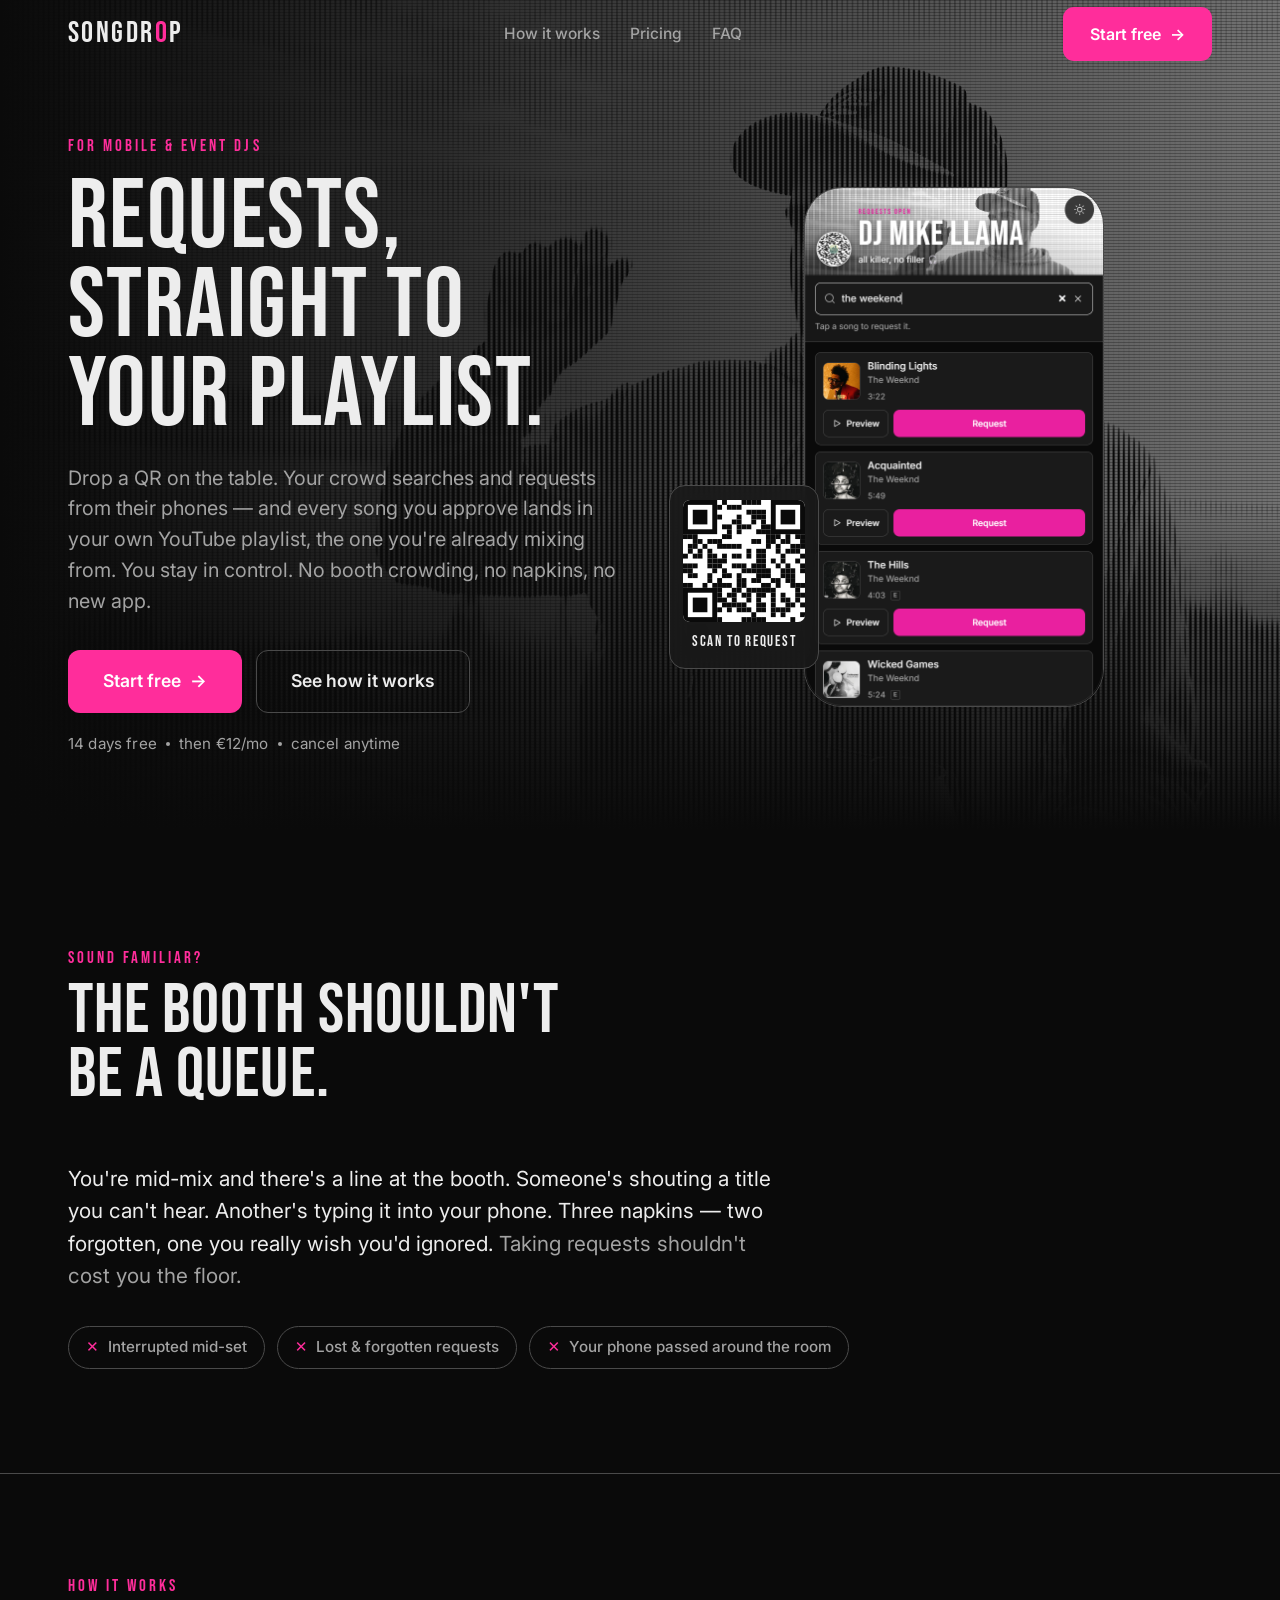
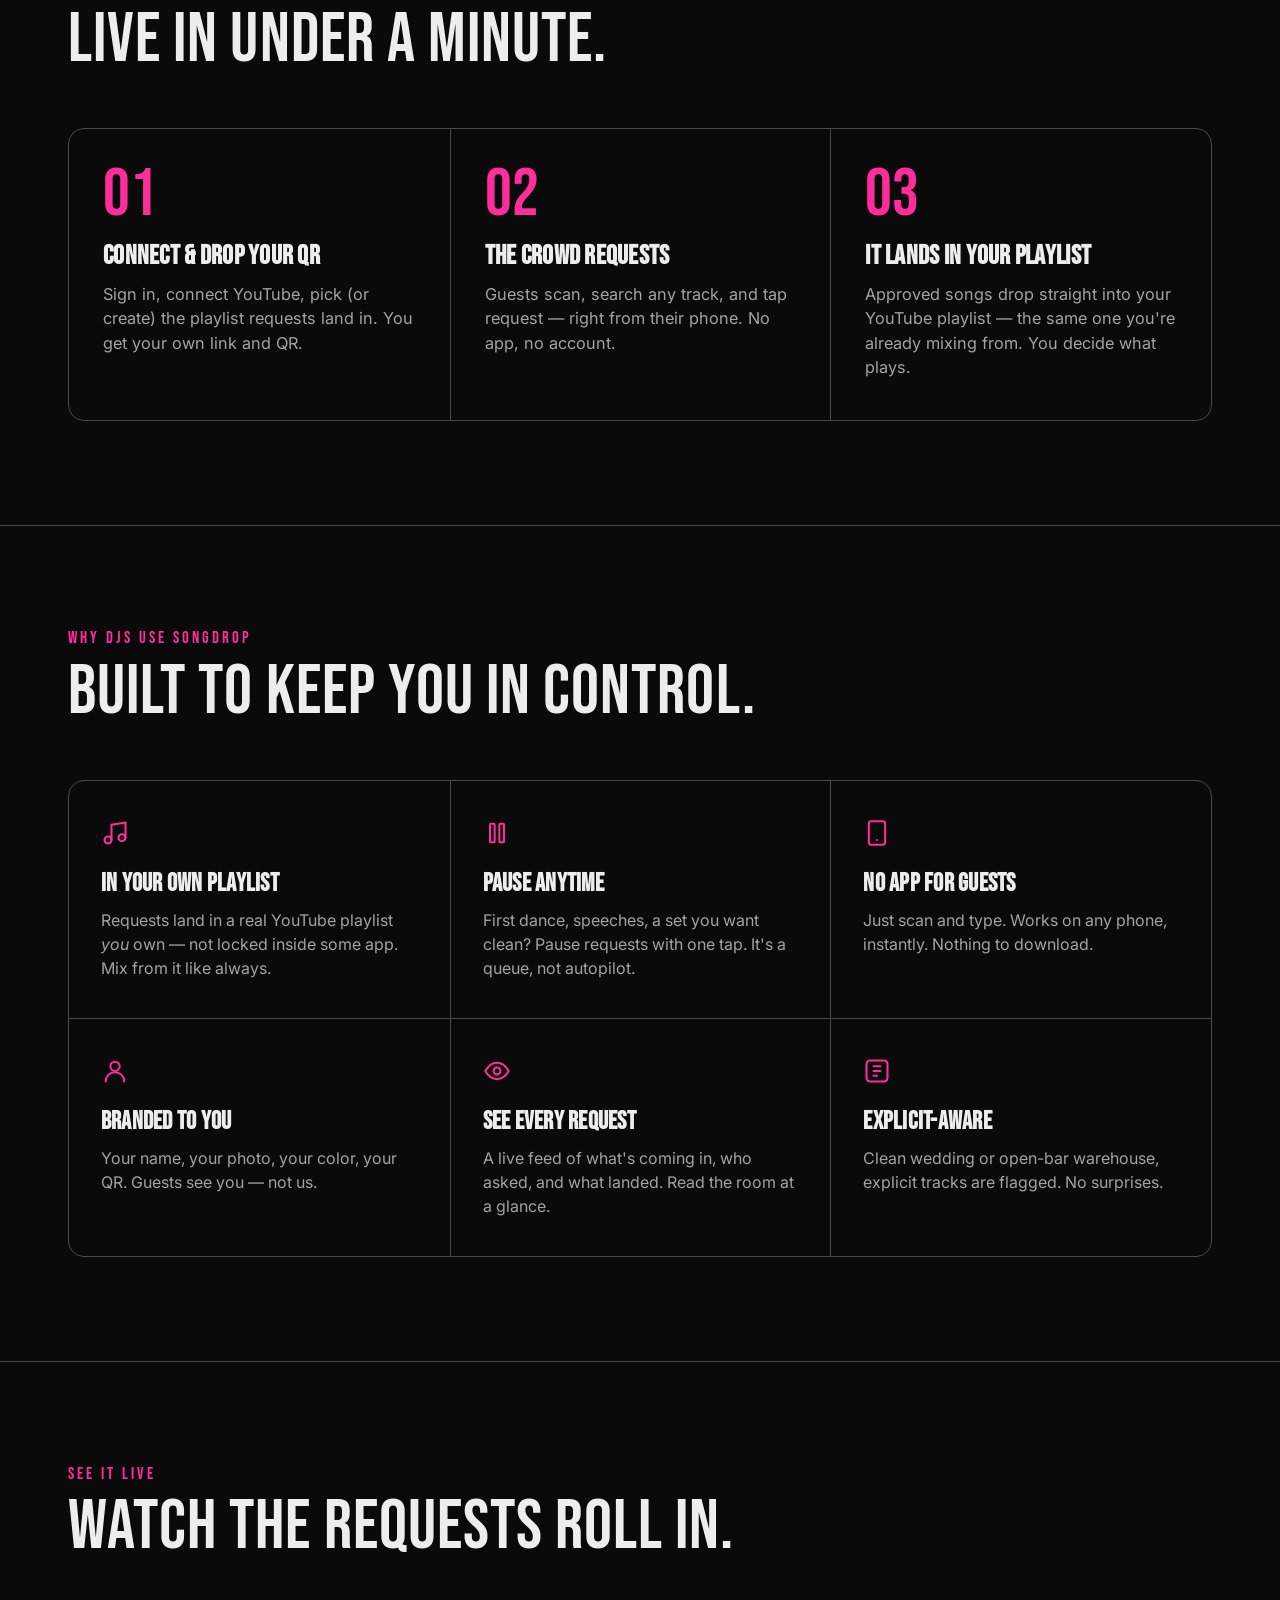
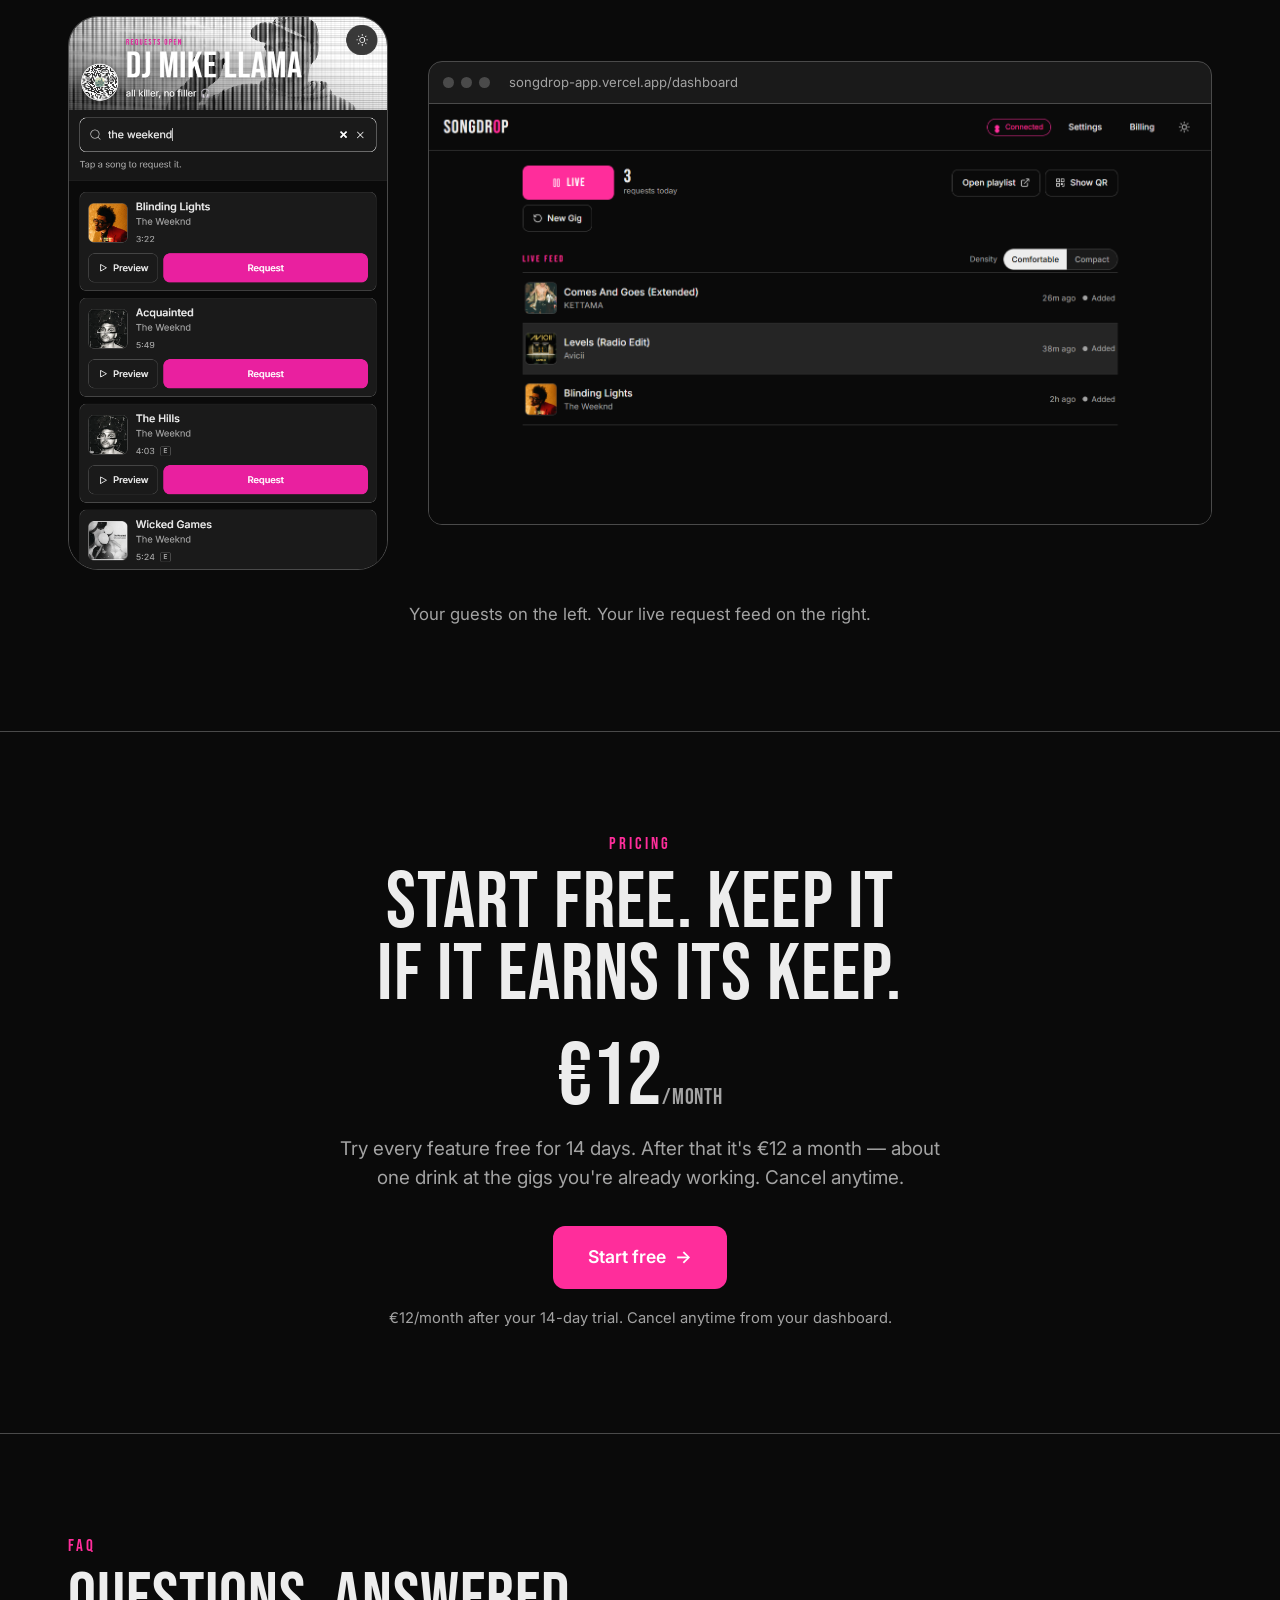
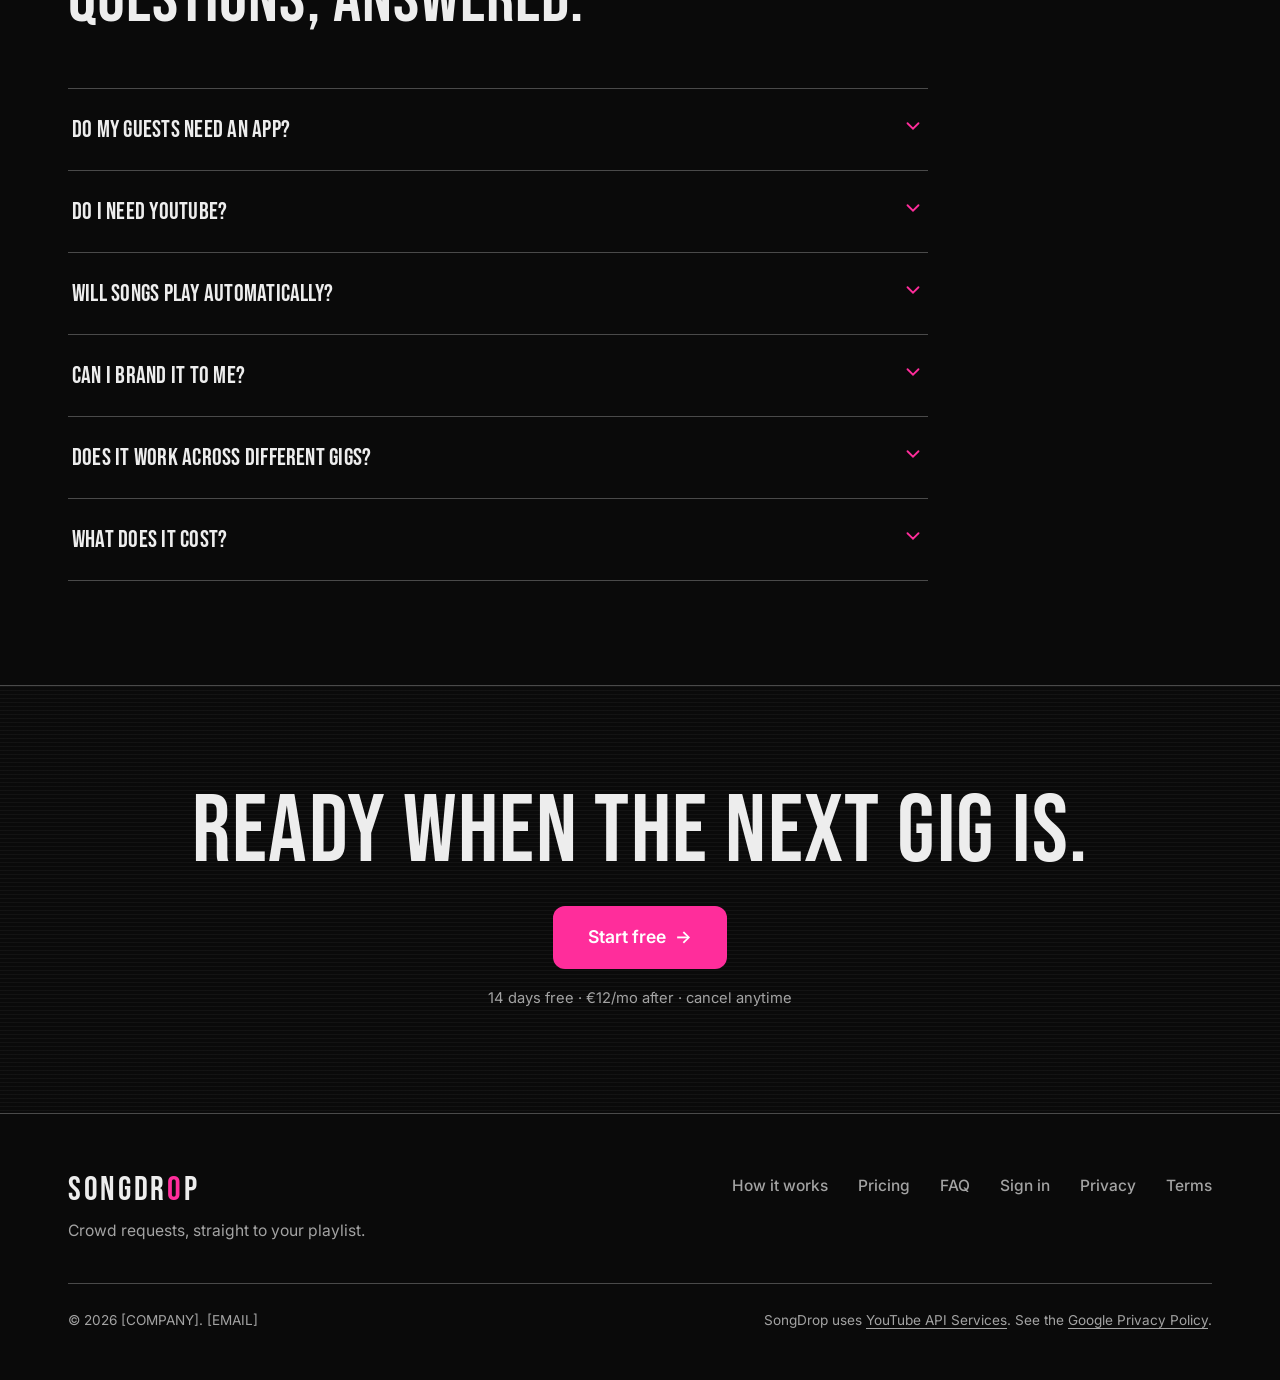
<file: index.html>
<!DOCTYPE html>
<html lang="en" data-theme="dark">
<head>
<meta charset="UTF-8" />
<meta name="viewport" content="width=device-width, initial-scale=1" />
<title>SongDrop — Requests, straight to your playlist</title>
<meta name="description" content="Drop a QR on the table. Your crowd searches and requests from their phones — and every song you approve lands in your own YouTube playlist. You stay in control." />
<meta property="og:title" content="SongDrop — Requests, straight to your playlist" />
<meta property="og:description" content="Crowd requests, straight to your playlist. No booth crowding, no napkins, no new app." />
<meta property="og:type" content="website" />
<meta property="og:url" content="https://songdrop-landing.vercel.app/" />
<meta property="og:image" content="https://songdrop-landing.vercel.app/assets/og-image.png" />
<meta name="twitter:card" content="summary_large_image" />
<link rel="icon" href="assets/favicon.svg" type="image/svg+xml" />
<link rel="preconnect" href="https://fonts.googleapis.com" />
<link rel="preconnect" href="https://fonts.gstatic.com" crossorigin />
<link href="https://fonts.googleapis.com/css2?family=Bebas+Neue&family=Inter:wght@400;500;600;700&display=swap" rel="stylesheet" />
<link rel="stylesheet" href="styles.css" />
</head>
<body>

<!-- =================== NAV =================== -->
<header class="nav" id="nav">
  <div class="wrap">
    <a href="#top" class="wordmark" aria-label="SongDrop home">SONGDR<span class="accent-letter">O</span>P</a>
    <nav class="nav-links" aria-label="Primary">
      <a class="navlink" href="#how-it-works">How it works</a>
      <a class="navlink" href="#pricing">Pricing</a>
      <a class="navlink" href="#faq">FAQ</a>
    </nav>
    <div class="nav-cta">
      <a class="navlink" href="https://songdrop-app.vercel.app/sign-in" style="display:none" id="signin-desktop">Sign in</a>
      <a class="btn btn-accent" href="https://songdrop-app.vercel.app/sign-up">Start free <span class="arr">→</span></a>
      <button class="icon-btn hamburger" id="hamburger" aria-label="Open menu" aria-expanded="false">
        <svg width="22" height="22" viewBox="0 0 24 24" fill="none" stroke="currentColor" stroke-width="2" stroke-linecap="round"><path d="M3 6h18M3 12h18M3 18h18"/></svg>
      </button>
    </div>
  </div>
</header>
<div class="mobile-menu" id="mobileMenu">
  <a href="#how-it-works">How it works</a>
  <a href="#pricing">Pricing</a>
  <a href="#faq">FAQ</a>
  <a href="https://songdrop-app.vercel.app/sign-in">Sign in</a>
  <a class="btn btn-accent" href="https://songdrop-app.vercel.app/sign-up">Start free →</a>
</div>

<span id="top"></span>

<!-- =================== HERO =================== -->
<section class="hero">
  <div class="hero-bg"><img src="assets/03-hero-source.jpg" alt="" aria-hidden="true" /></div>
  <div class="hero-scrim"></div>
  <div class="wrap">
    <div class="hero-grid">
      <div class="hero-copy">
        <div class="eyebrow">For mobile &amp; event DJs</div>
        <h1 class="display">REQUESTS, STRAIGHT TO YOUR PLAYLIST.</h1>
        <p class="lead">Drop a QR on the table. Your crowd searches and requests from their phones — and every song you approve lands in your own YouTube playlist, the one you're already mixing from. You stay in control. No booth crowding, no napkins, no new app.</p>
        <div class="hero-cta">
          <a class="btn btn-accent btn-lg" href="https://songdrop-app.vercel.app/sign-up">Start free <span class="arr">→</span></a>
          <a class="btn btn-outline btn-lg" href="#how-it-works">See how it works</a>
        </div>
        <div class="microproof">
          <span>14 days free</span><span class="dot"></span>
          <span>then €12/mo</span><span class="dot"></span>
          <span>cancel anytime</span>
        </div>
      </div>
      <div class="hero-visual">
        <div class="phone">
          <img src="assets/01-guest-page-mobile.png" alt="The SongDrop guest request page on a phone, showing live search results" />
        </div>
        <div class="qr-float" id="qrFloat" aria-hidden="true">
          <!-- live QR injected by JS -->
          <div class="qr-cap">Scan to request</div>
        </div>
      </div>
    </div>
  </div>
</section>

<!-- =================== PROBLEM =================== -->
<section class="section">
  <div class="wrap">
    <div class="section-head">
      <div class="eyebrow">Sound familiar?</div>
      <h2 class="display">THE BOOTH SHOULDN'T BE A QUEUE.</h2>
    </div>
    <p class="problem-body">You're mid-mix and there's a line at the booth. Someone's shouting a title you can't hear. Another's typing it into your phone. Three napkins — two forgotten, one you really wish you'd ignored. <span class="muted">Taking requests shouldn't cost you the floor.</span></p>
    <div class="pain-chips">
      <span class="chip"><span class="x">✕</span> Interrupted mid-set</span>
      <span class="chip"><span class="x">✕</span> Lost &amp; forgotten requests</span>
      <span class="chip"><span class="x">✕</span> Your phone passed around the room</span>
    </div>
  </div>
</section>

<!-- =================== HOW IT WORKS =================== -->
<section class="section" id="how-it-works">
  <div class="wrap">
    <div class="section-head">
      <div class="eyebrow">How it works</div>
      <h2 class="display">LIVE IN UNDER A MINUTE.</h2>
    </div>
    <div class="steps">
      <div class="step">
        <div class="step-num">01</div>
        <h3>Connect &amp; drop your QR</h3>
        <p>Sign in, connect YouTube, pick (or create) the playlist requests land in. You get your own link and QR.</p>
      </div>
      <div class="step">
        <div class="step-num">02</div>
        <h3>The crowd requests</h3>
        <p>Guests scan, search any track, and tap request — right from their phone. No app, no account.</p>
      </div>
      <div class="step">
        <div class="step-num">03</div>
        <h3>It lands in your playlist</h3>
        <p>Approved songs drop straight into your YouTube playlist — the same one you're already mixing from. You decide what plays.</p>
      </div>
    </div>
  </div>
</section>

<!-- =================== FEATURES =================== -->
<section class="section">
  <div class="wrap">
    <div class="section-head">
      <div class="eyebrow">Why DJs use SongDrop</div>
      <h2 class="display">BUILT TO KEEP YOU IN CONTROL.</h2>
    </div>
    <div class="features">
      <div class="feature">
        <div class="ficon"><svg width="28" height="28" viewBox="0 0 24 24" fill="none" stroke="currentColor" stroke-width="1.75" stroke-linecap="round" stroke-linejoin="round"><path d="M9 18V5l12-2v13"/><circle cx="6" cy="18" r="3"/><circle cx="18" cy="16" r="3"/></svg></div>
        <h3>In your own playlist</h3>
        <p>Requests land in a real YouTube playlist <em>you</em> own — not locked inside some app. Mix from it like always.</p>
      </div>
      <div class="feature">
        <div class="ficon"><svg width="28" height="28" viewBox="0 0 24 24" fill="none" stroke="currentColor" stroke-width="1.75" stroke-linecap="round" stroke-linejoin="round"><rect x="6" y="4" width="4" height="16" rx="1"/><rect x="14" y="4" width="4" height="16" rx="1"/></svg></div>
        <h3>Pause anytime</h3>
        <p>First dance, speeches, a set you want clean? Pause requests with one tap. It's a queue, not autopilot.</p>
      </div>
      <div class="feature">
        <div class="ficon"><svg width="28" height="28" viewBox="0 0 24 24" fill="none" stroke="currentColor" stroke-width="1.75" stroke-linecap="round" stroke-linejoin="round"><rect x="5" y="2" width="14" height="20" rx="2"/><path d="M12 18h.01"/></svg></div>
        <h3>No app for guests</h3>
        <p>Just scan and type. Works on any phone, instantly. Nothing to download.</p>
      </div>
      <div class="feature">
        <div class="ficon"><svg width="28" height="28" viewBox="0 0 24 24" fill="none" stroke="currentColor" stroke-width="1.75" stroke-linecap="round" stroke-linejoin="round"><circle cx="12" cy="8" r="4"/><path d="M4 21a8 8 0 0 1 16 0"/></svg></div>
        <h3>Branded to you</h3>
        <p>Your name, your photo, your color, your QR. Guests see you — not us.</p>
      </div>
      <div class="feature">
        <div class="ficon"><svg width="28" height="28" viewBox="0 0 24 24" fill="none" stroke="currentColor" stroke-width="1.75" stroke-linecap="round" stroke-linejoin="round"><path d="M2 12s3.5-7 10-7 10 7 10 7-3.5 7-10 7-10-7-10-7Z"/><circle cx="12" cy="12" r="3"/></svg></div>
        <h3>See every request</h3>
        <p>A live feed of what's coming in, who asked, and what landed. Read the room at a glance.</p>
      </div>
      <div class="feature">
        <div class="ficon"><svg width="28" height="28" viewBox="0 0 24 24" fill="none" stroke="currentColor" stroke-width="1.75" stroke-linecap="round" stroke-linejoin="round"><rect x="3" y="3" width="18" height="18" rx="3"/><path d="M9 8h6M9 12h6M9 16h3"/></svg></div>
        <h3>Explicit-aware</h3>
        <p>Clean wedding or open-bar warehouse, explicit tracks are flagged. No surprises.</p>
      </div>
    </div>
  </div>
</section>

<!-- =================== SEE IT LIVE =================== -->
<section class="section">
  <div class="wrap">
    <div class="section-head">
      <div class="eyebrow">See it live</div>
      <h2 class="display">WATCH THE REQUESTS ROLL IN.</h2>
    </div>
    <div class="proof-grid">
      <div class="frame-phone">
        <img src="assets/01-guest-page-mobile.png" alt="Guest request page showing song search results with Request buttons" />
      </div>
      <div class="frame-browser">
        <div class="bar">
          <span class="dot"></span><span class="dot"></span><span class="dot"></span>
          <span class="url">songdrop-app.vercel.app/dashboard</span>
        </div>
        <img src="assets/02-dashboard-desktop.png" alt="DJ dashboard with the live request feed, LIVE toggle and density control" />
      </div>
    </div>
    <p class="proof-cap">Your guests on the left. Your live request feed on the right.</p>
  </div>
</section>

<!-- =================== PRICING =================== -->
<section class="section pricing" id="pricing">
  <div class="wrap">
    <div class="section-head">
      <div class="eyebrow">Pricing</div>
      <h2 class="display">START FREE. KEEP IT IF IT EARNS ITS KEEP.</h2>
    </div>
    <div class="price-tag">€12<span class="per">/month</span></div>
    <p class="lead" style="max-width:620px;margin:18px auto 0;">Try every feature free for 14 days. After that it's €12 a month — about one drink at the gigs you're already working. Cancel anytime.</p>
    <div style="margin-top:34px;"><a class="btn btn-accent btn-lg" href="https://songdrop-app.vercel.app/sign-up">Start free <span class="arr">→</span></a></div>
    <p class="fineprint">€12/month after your 14-day trial. Cancel anytime from your dashboard.</p>
  </div>
</section>

<!-- =================== FAQ =================== -->
<section class="section" id="faq">
  <div class="wrap">
    <div class="section-head">
      <div class="eyebrow">FAQ</div>
      <h2 class="display">QUESTIONS, ANSWERED.</h2>
    </div>
    <div class="faq-list" id="faqList">
      <div class="faq-item">
        <button class="faq-q" aria-expanded="false">Do my guests need an app?<span class="chev"><svg width="22" height="22" viewBox="0 0 24 24" fill="none" stroke="currentColor" stroke-width="2" stroke-linecap="round"><path d="M6 9l6 6 6-6"/></svg></span></button>
        <div class="faq-a"><div class="faq-a-inner">No — they scan your QR and request right in their browser.</div></div>
      </div>
      <div class="faq-item">
        <button class="faq-q" aria-expanded="false">Do I need YouTube?<span class="chev"><svg width="22" height="22" viewBox="0 0 24 24" fill="none" stroke="currentColor" stroke-width="2" stroke-linecap="round"><path d="M6 9l6 6 6-6"/></svg></span></button>
        <div class="faq-a"><div class="faq-a-inner">Yes. You connect YouTube and pick or create the playlist requests land in. We never post anywhere else.</div></div>
      </div>
      <div class="faq-item">
        <button class="faq-q" aria-expanded="false">Will songs play automatically?<span class="chev"><svg width="22" height="22" viewBox="0 0 24 24" fill="none" stroke="currentColor" stroke-width="2" stroke-linecap="round"><path d="M6 9l6 6 6-6"/></svg></span></button>
        <div class="faq-a"><div class="faq-a-inner">No. Requests land in your playlist — you stay in full control of what actually plays, and you can pause requests anytime.</div></div>
      </div>
      <div class="faq-item">
        <button class="faq-q" aria-expanded="false">Can I brand it to me?<span class="chev"><svg width="22" height="22" viewBox="0 0 24 24" fill="none" stroke="currentColor" stroke-width="2" stroke-linecap="round"><path d="M6 9l6 6 6-6"/></svg></span></button>
        <div class="faq-a"><div class="faq-a-inner">Yes — name, photo, accent color, and your own QR.</div></div>
      </div>
      <div class="faq-item">
        <button class="faq-q" aria-expanded="false">Does it work across different gigs?<span class="chev"><svg width="22" height="22" viewBox="0 0 24 24" fill="none" stroke="currentColor" stroke-width="2" stroke-linecap="round"><path d="M6 9l6 6 6-6"/></svg></span></button>
        <div class="faq-a"><div class="faq-a-inner">Yes — one link and QR work everywhere; pause between sets whenever you want.</div></div>
      </div>
      <div class="faq-item">
        <button class="faq-q" aria-expanded="false">What does it cost?<span class="chev"><svg width="22" height="22" viewBox="0 0 24 24" fill="none" stroke="currentColor" stroke-width="2" stroke-linecap="round"><path d="M6 9l6 6 6-6"/></svg></span></button>
        <div class="faq-a"><div class="faq-a-inner">Free for 14 days, then €12/month, cancel anytime.</div></div>
      </div>
    </div>
  </div>
</section>

<!-- =================== FINAL CTA =================== -->
<section class="section final">
  <div class="final-bg"></div>
  <div class="wrap">
    <h2 class="display">READY WHEN THE NEXT GIG IS.</h2>
    <a class="btn btn-accent btn-lg" href="https://songdrop-app.vercel.app/sign-up">Start free <span class="arr">→</span></a>
    <p class="fineprint">14 days free · €12/mo after · cancel anytime</p>
  </div>
</section>

<!-- =================== FOOTER =================== -->
<footer class="footer">
  <div class="wrap">
    <div class="footer-top">
      <div class="footer-brand">
        <div class="wordmark">SONGDR<span class="accent-letter">O</span>P</div>
        <p>Crowd requests, straight to your playlist.</p>
      </div>
      <nav class="footer-links" aria-label="Footer">
        <a href="#how-it-works">How it works</a>
        <a href="#pricing">Pricing</a>
        <a href="#faq">FAQ</a>
        <a href="https://songdrop-app.vercel.app/sign-in">Sign in</a>
        <a href="/privacy">Privacy</a>
        <a href="/terms">Terms</a>
      </nav>
    </div>
    <div class="footer-legal">
      <p>© 2026 <span class="ph">[COMPANY]</span>. <span class="ph">[EMAIL]</span></p>
      <p>SongDrop uses <a href="https://www.youtube.com/t/terms" target="_blank" rel="noopener">YouTube API Services</a>. See the <a href="https://policies.google.com/privacy" target="_blank" rel="noopener">Google Privacy Policy</a>.</p>
    </div>
  </div>
</footer>

<script src="landing.js"></script>
</body>
</html>
</file>
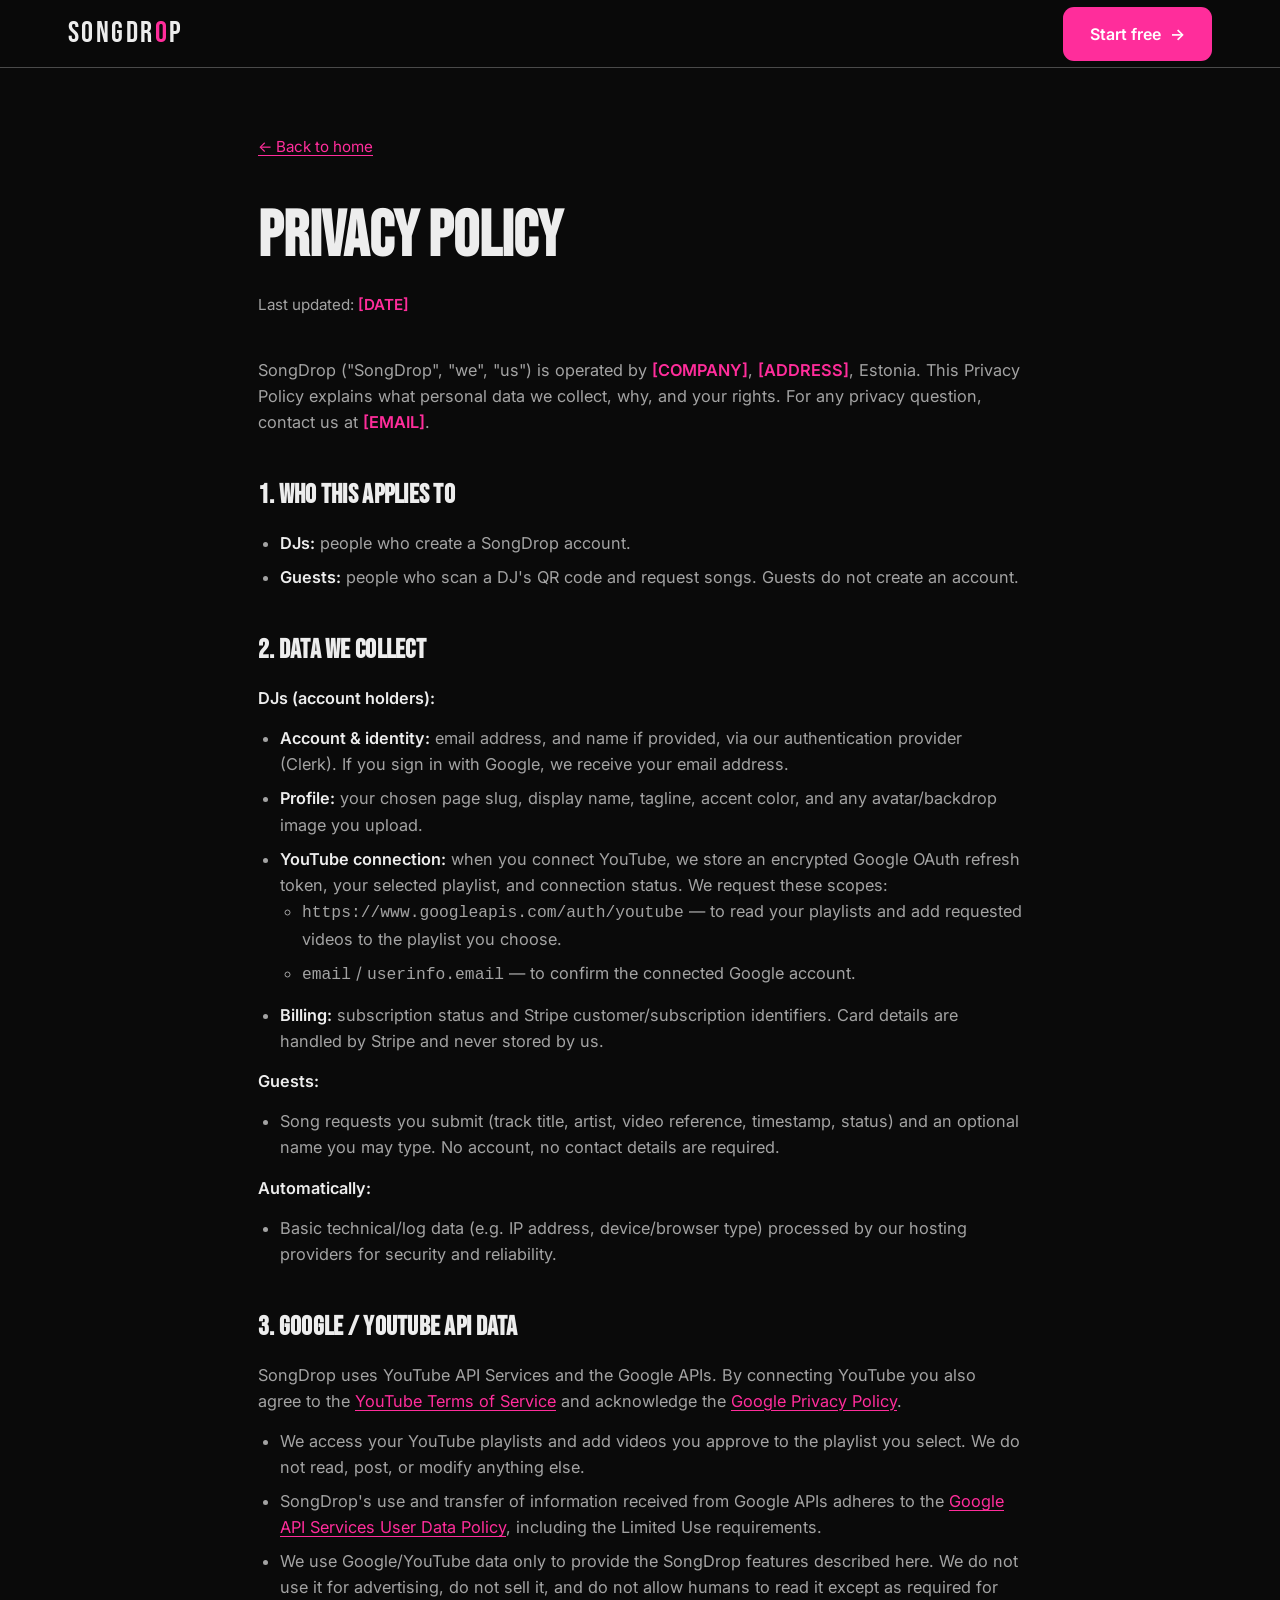
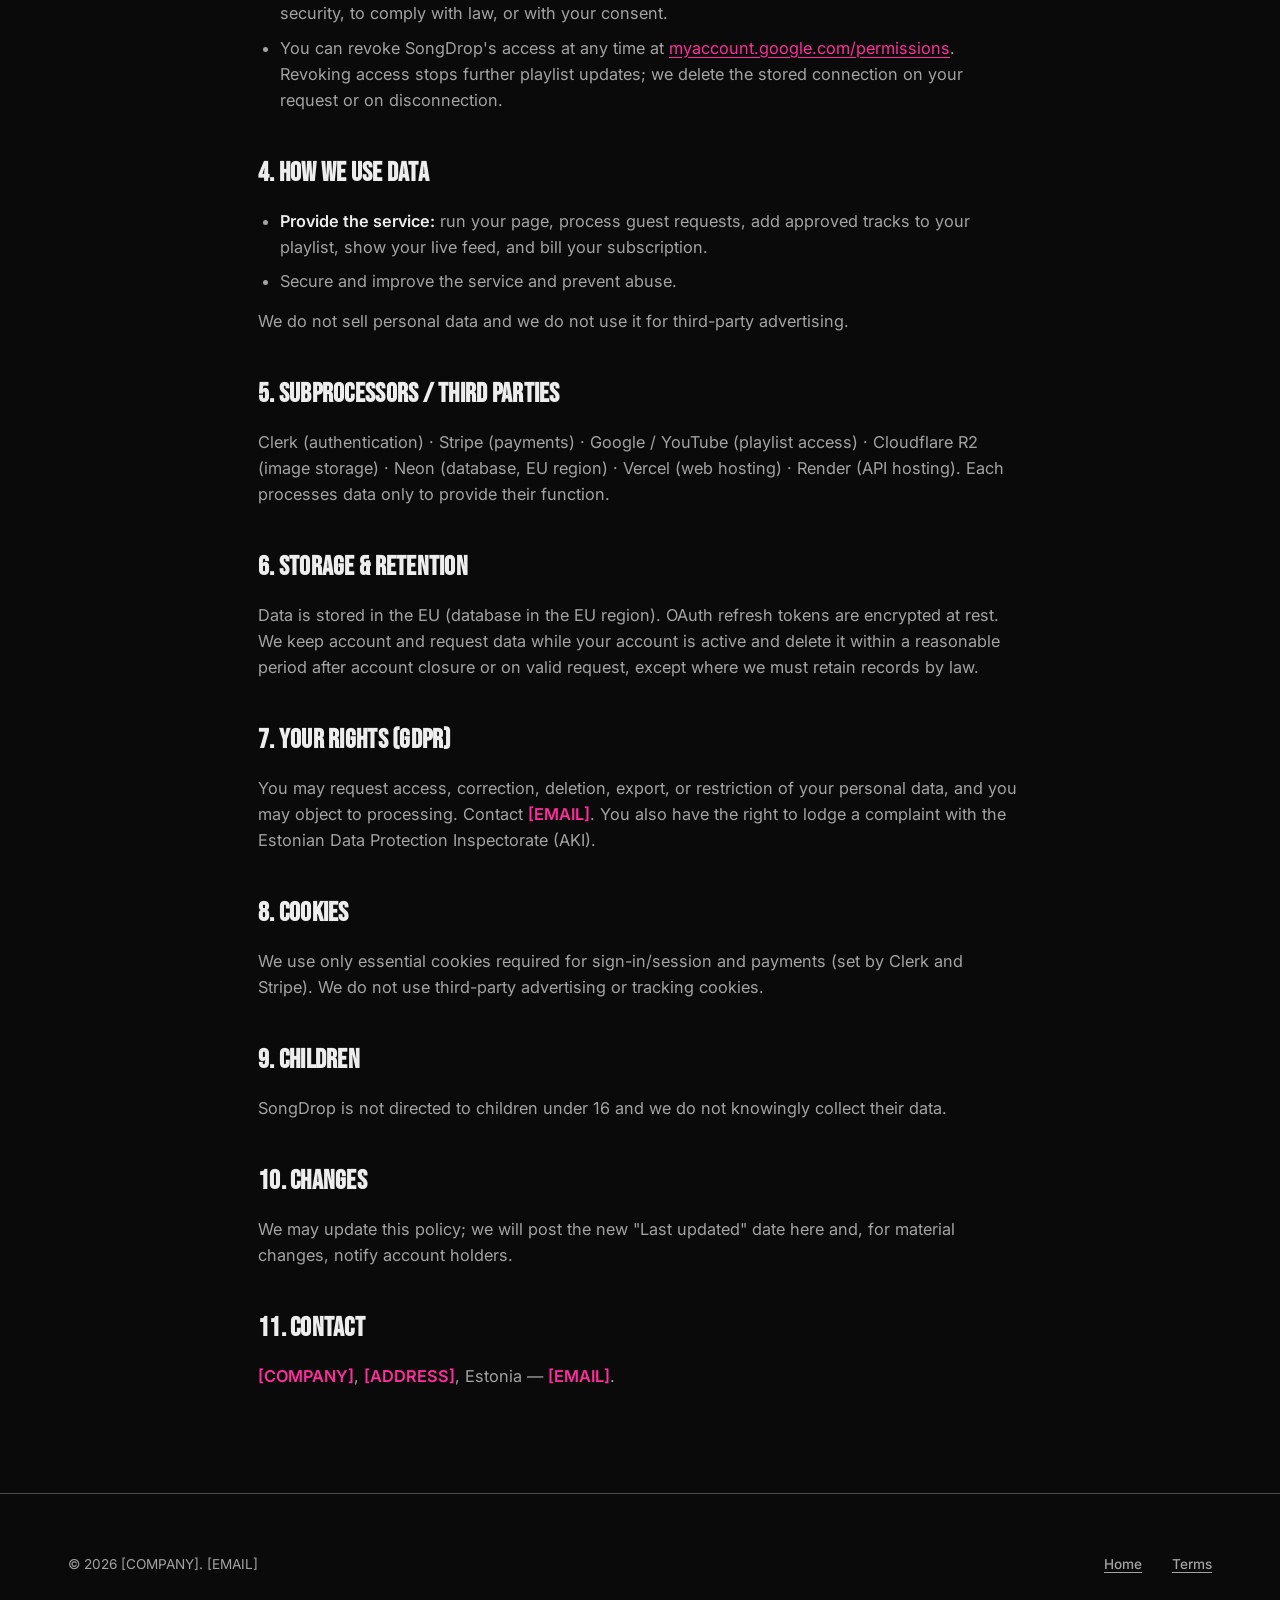
<file: privacy.html>
<!DOCTYPE html>
<html lang="en" data-theme="dark">
<head>
<meta charset="UTF-8" />
<meta name="viewport" content="width=device-width, initial-scale=1" />
<title>Privacy Policy — SongDrop</title>
<meta name="description" content="SongDrop privacy policy — what personal data we collect, why, and your rights." />
<link rel="icon" href="assets/favicon.svg" type="image/svg+xml" />
<link rel="preconnect" href="https://fonts.googleapis.com" />
<link rel="preconnect" href="https://fonts.gstatic.com" crossorigin />
<link href="https://fonts.googleapis.com/css2?family=Bebas+Neue&family=Inter:wght@400;500;600;700&display=swap" rel="stylesheet" />
<link rel="stylesheet" href="styles.css" />
</head>
<body>

<header class="nav scrolled">
  <div class="wrap">
    <a href="/" class="wordmark" aria-label="SongDrop home">SONGDR<span class="accent-letter">O</span>P</a>
    <div class="nav-cta">
      <a class="btn btn-accent" href="https://songdrop-app.vercel.app/sign-up">Start free <span class="arr">→</span></a>
    </div>
  </div>
</header>

<main class="legal">
  <div class="wrap">
    <a href="/" class="back-link">← Back to home</a>
    <h1>Privacy Policy</h1>
    <p class="updated">Last updated: <span class="ph">[DATE]</span></p>

    <p>SongDrop ("SongDrop", "we", "us") is operated by <span class="ph">[COMPANY]</span>, <span class="ph">[ADDRESS]</span>, Estonia. This Privacy Policy explains what personal data we collect, why, and your rights. For any privacy question, contact us at <span class="ph">[EMAIL]</span>.</p>

    <h2>1. Who this applies to</h2>
    <ul>
      <li><strong>DJs:</strong> people who create a SongDrop account.</li>
      <li><strong>Guests:</strong> people who scan a DJ's QR code and request songs. Guests do not create an account.</li>
    </ul>

    <h2>2. Data we collect</h2>
    <p><strong>DJs (account holders):</strong></p>
    <ul>
      <li><strong>Account &amp; identity:</strong> email address, and name if provided, via our authentication provider (Clerk). If you sign in with Google, we receive your email address.</li>
      <li><strong>Profile:</strong> your chosen page slug, display name, tagline, accent color, and any avatar/backdrop image you upload.</li>
      <li><strong>YouTube connection:</strong> when you connect YouTube, we store an encrypted Google OAuth refresh token, your selected playlist, and connection status. We request these scopes:
        <ul>
          <li><code>https://www.googleapis.com/auth/youtube</code> — to read your playlists and add requested videos to the playlist you choose.</li>
          <li><code>email</code> / <code>userinfo.email</code> — to confirm the connected Google account.</li>
        </ul>
      </li>
      <li><strong>Billing:</strong> subscription status and Stripe customer/subscription identifiers. Card details are handled by Stripe and never stored by us.</li>
    </ul>
    <p><strong>Guests:</strong></p>
    <ul>
      <li>Song requests you submit (track title, artist, video reference, timestamp, status) and an optional name you may type. No account, no contact details are required.</li>
    </ul>
    <p><strong>Automatically:</strong></p>
    <ul>
      <li>Basic technical/log data (e.g. IP address, device/browser type) processed by our hosting providers for security and reliability.</li>
    </ul>

    <h2>3. Google / YouTube API data</h2>
    <p>SongDrop uses YouTube API Services and the Google APIs. By connecting YouTube you also agree to the <a href="https://www.youtube.com/t/terms" target="_blank" rel="noopener">YouTube Terms of Service</a> and acknowledge the <a href="https://policies.google.com/privacy" target="_blank" rel="noopener">Google Privacy Policy</a>.</p>
    <ul>
      <li>We access your YouTube playlists and add videos you approve to the playlist you select. We do not read, post, or modify anything else.</li>
      <li>SongDrop's use and transfer of information received from Google APIs adheres to the <a href="https://developers.google.com/terms/api-services-user-data-policy" target="_blank" rel="noopener">Google API Services User Data Policy</a>, including the Limited Use requirements.</li>
      <li>We use Google/YouTube data only to provide the SongDrop features described here. We do not use it for advertising, do not sell it, and do not allow humans to read it except as required for security, to comply with law, or with your consent.</li>
      <li>You can revoke SongDrop's access at any time at <a href="https://myaccount.google.com/permissions" target="_blank" rel="noopener">myaccount.google.com/permissions</a>. Revoking access stops further playlist updates; we delete the stored connection on your request or on disconnection.</li>
    </ul>

    <h2>4. How we use data</h2>
    <ul>
      <li><strong>Provide the service:</strong> run your page, process guest requests, add approved tracks to your playlist, show your live feed, and bill your subscription.</li>
      <li>Secure and improve the service and prevent abuse.</li>
    </ul>
    <p>We do not sell personal data and we do not use it for third-party advertising.</p>

    <h2>5. Subprocessors / third parties</h2>
    <p>Clerk (authentication) · Stripe (payments) · Google / YouTube (playlist access) · Cloudflare R2 (image storage) · Neon (database, EU region) · Vercel (web hosting) · Render (API hosting). Each processes data only to provide their function.</p>

    <h2>6. Storage &amp; retention</h2>
    <p>Data is stored in the EU (database in the EU region). OAuth refresh tokens are encrypted at rest. We keep account and request data while your account is active and delete it within a reasonable period after account closure or on valid request, except where we must retain records by law.</p>

    <h2>7. Your rights (GDPR)</h2>
    <p>You may request access, correction, deletion, export, or restriction of your personal data, and you may object to processing. Contact <span class="ph">[EMAIL]</span>. You also have the right to lodge a complaint with the Estonian Data Protection Inspectorate (AKI).</p>

    <h2>8. Cookies</h2>
    <p>We use only essential cookies required for sign-in/session and payments (set by Clerk and Stripe). We do not use third-party advertising or tracking cookies.</p>

    <h2>9. Children</h2>
    <p>SongDrop is not directed to children under 16 and we do not knowingly collect their data.</p>

    <h2>10. Changes</h2>
    <p>We may update this policy; we will post the new "Last updated" date here and, for material changes, notify account holders.</p>

    <h2>11. Contact</h2>
    <p><span class="ph">[COMPANY]</span>, <span class="ph">[ADDRESS]</span>, Estonia — <span class="ph">[EMAIL]</span>.</p>
  </div>
</main>

<footer class="footer">
  <div class="wrap">
    <div class="footer-legal" style="border-top:none;padding-top:0;">
      <p>© 2026 <span class="ph">[COMPANY]</span>. <span class="ph">[EMAIL]</span></p>
      <nav class="footer-links">
        <a href="/">Home</a>
        <a href="/terms">Terms</a>
      </nav>
    </div>
  </div>
</footer>

</body>
</html>
</file>
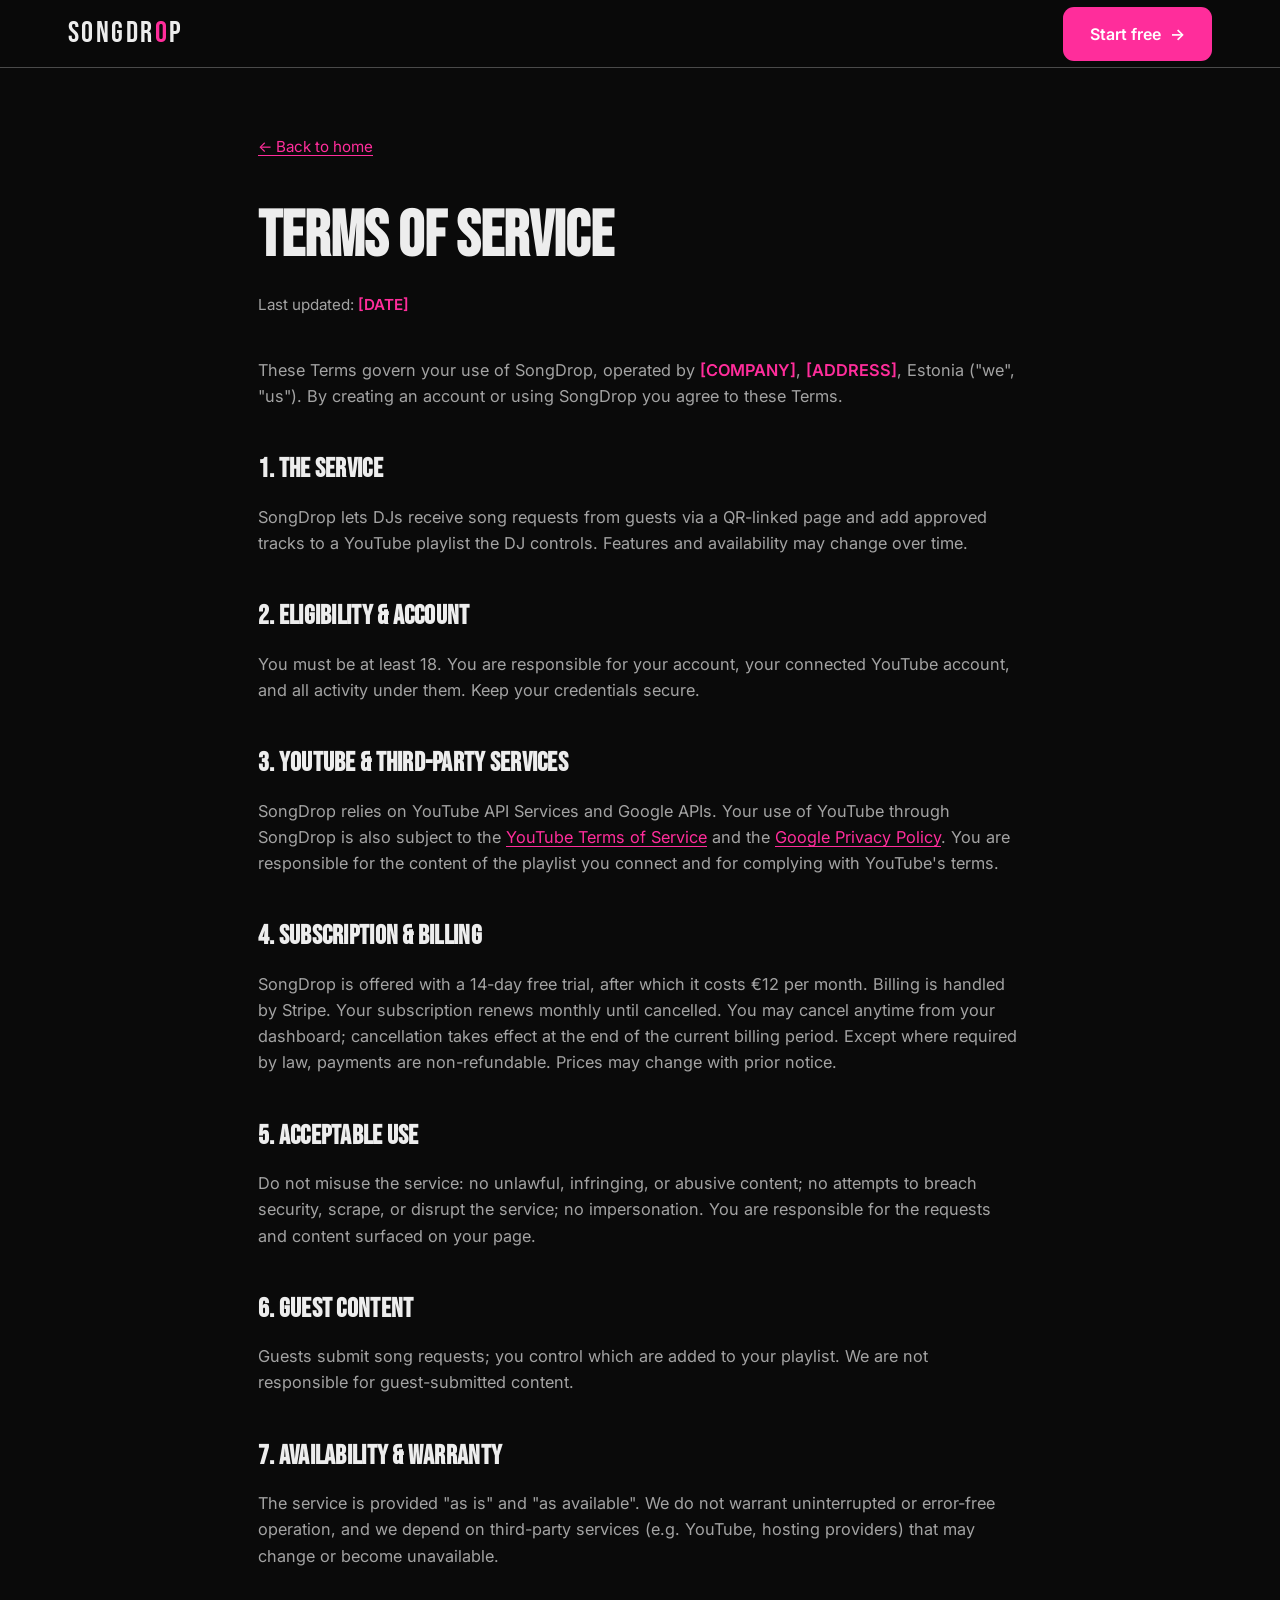
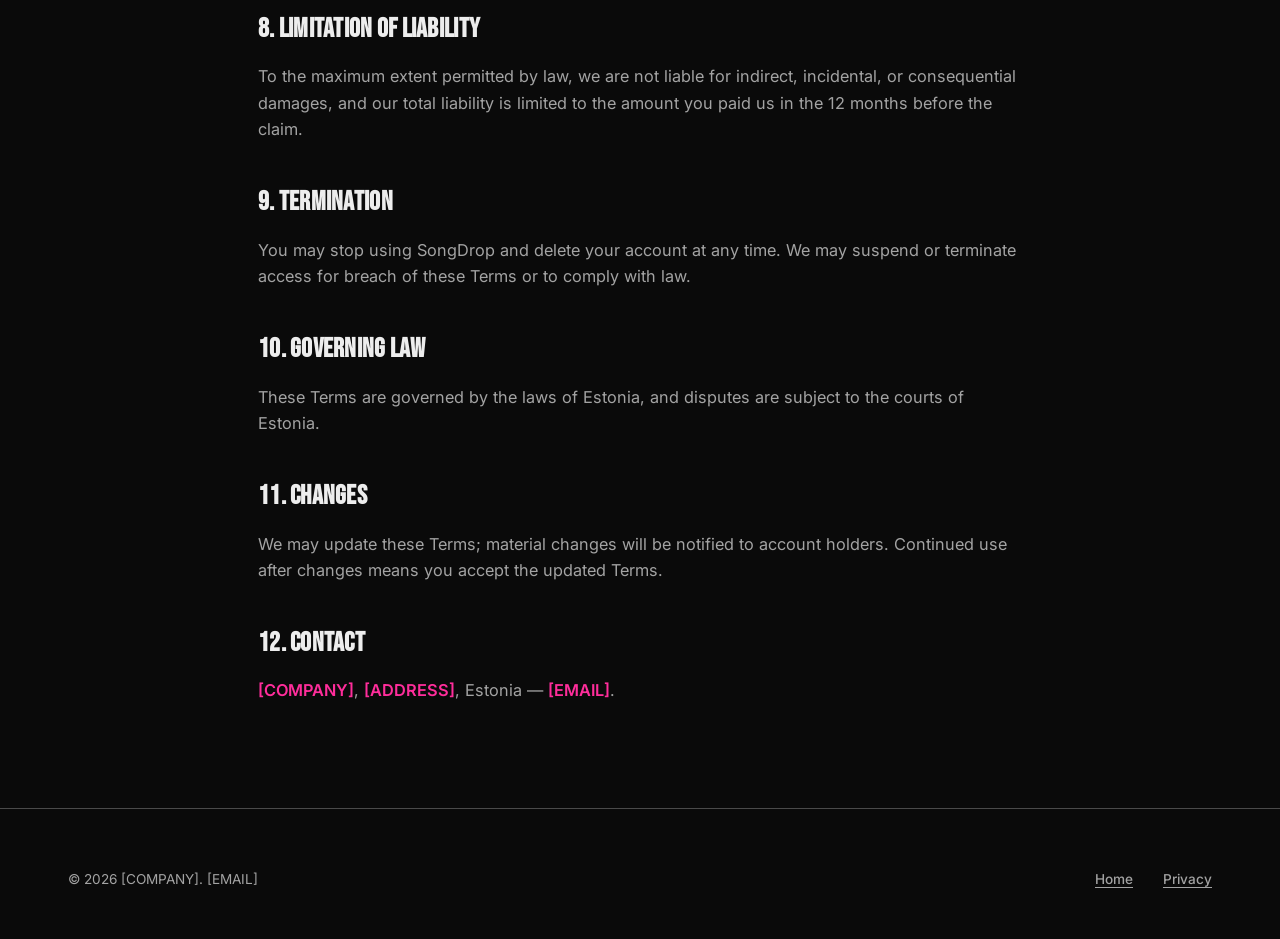
<file: terms.html>
<!DOCTYPE html>
<html lang="en" data-theme="dark">
<head>
<meta charset="UTF-8" />
<meta name="viewport" content="width=device-width, initial-scale=1" />
<title>Terms of Service — SongDrop</title>
<meta name="description" content="SongDrop terms of service." />
<link rel="icon" href="assets/favicon.svg" type="image/svg+xml" />
<link rel="preconnect" href="https://fonts.googleapis.com" />
<link rel="preconnect" href="https://fonts.gstatic.com" crossorigin />
<link href="https://fonts.googleapis.com/css2?family=Bebas+Neue&family=Inter:wght@400;500;600;700&display=swap" rel="stylesheet" />
<link rel="stylesheet" href="styles.css" />
</head>
<body>

<header class="nav scrolled">
  <div class="wrap">
    <a href="/" class="wordmark" aria-label="SongDrop home">SONGDR<span class="accent-letter">O</span>P</a>
    <div class="nav-cta">
      <a class="btn btn-accent" href="https://songdrop-app.vercel.app/sign-up">Start free <span class="arr">→</span></a>
    </div>
  </div>
</header>

<main class="legal">
  <div class="wrap">
    <a href="/" class="back-link">← Back to home</a>
    <h1>Terms of Service</h1>
    <p class="updated">Last updated: <span class="ph">[DATE]</span></p>

    <p>These Terms govern your use of SongDrop, operated by <span class="ph">[COMPANY]</span>, <span class="ph">[ADDRESS]</span>, Estonia ("we", "us"). By creating an account or using SongDrop you agree to these Terms.</p>

    <h2>1. The service</h2>
    <p>SongDrop lets DJs receive song requests from guests via a QR-linked page and add approved tracks to a YouTube playlist the DJ controls. Features and availability may change over time.</p>

    <h2>2. Eligibility &amp; account</h2>
    <p>You must be at least 18. You are responsible for your account, your connected YouTube account, and all activity under them. Keep your credentials secure.</p>

    <h2>3. YouTube &amp; third-party services</h2>
    <p>SongDrop relies on YouTube API Services and Google APIs. Your use of YouTube through SongDrop is also subject to the <a href="https://www.youtube.com/t/terms" target="_blank" rel="noopener">YouTube Terms of Service</a> and the <a href="https://policies.google.com/privacy" target="_blank" rel="noopener">Google Privacy Policy</a>. You are responsible for the content of the playlist you connect and for complying with YouTube's terms.</p>

    <h2>4. Subscription &amp; billing</h2>
    <p>SongDrop is offered with a 14-day free trial, after which it costs €12 per month. Billing is handled by Stripe. Your subscription renews monthly until cancelled. You may cancel anytime from your dashboard; cancellation takes effect at the end of the current billing period. Except where required by law, payments are non-refundable. Prices may change with prior notice.</p>

    <h2>5. Acceptable use</h2>
    <p>Do not misuse the service: no unlawful, infringing, or abusive content; no attempts to breach security, scrape, or disrupt the service; no impersonation. You are responsible for the requests and content surfaced on your page.</p>

    <h2>6. Guest content</h2>
    <p>Guests submit song requests; you control which are added to your playlist. We are not responsible for guest-submitted content.</p>

    <h2>7. Availability &amp; warranty</h2>
    <p>The service is provided "as is" and "as available". We do not warrant uninterrupted or error-free operation, and we depend on third-party services (e.g. YouTube, hosting providers) that may change or become unavailable.</p>

    <h2>8. Limitation of liability</h2>
    <p>To the maximum extent permitted by law, we are not liable for indirect, incidental, or consequential damages, and our total liability is limited to the amount you paid us in the 12 months before the claim.</p>

    <h2>9. Termination</h2>
    <p>You may stop using SongDrop and delete your account at any time. We may suspend or terminate access for breach of these Terms or to comply with law.</p>

    <h2>10. Governing law</h2>
    <p>These Terms are governed by the laws of Estonia, and disputes are subject to the courts of Estonia.</p>

    <h2>11. Changes</h2>
    <p>We may update these Terms; material changes will be notified to account holders. Continued use after changes means you accept the updated Terms.</p>

    <h2>12. Contact</h2>
    <p><span class="ph">[COMPANY]</span>, <span class="ph">[ADDRESS]</span>, Estonia — <span class="ph">[EMAIL]</span>.</p>
  </div>
</main>

<footer class="footer">
  <div class="wrap">
    <div class="footer-legal" style="border-top:none;padding-top:0;">
      <p>© 2026 <span class="ph">[COMPANY]</span>. <span class="ph">[EMAIL]</span></p>
      <nav class="footer-links">
        <a href="/">Home</a>
        <a href="/privacy">Privacy</a>
      </nav>
    </div>
  </div>
</footer>

</body>
</html>
</file>
<file: styles.css>
/* =====================================================================
   SongDrop — Landing page styles
   Built ON TOP of the inherited app tokens (globals.css). Dark-first.
   Hard rules respected: accent for CTA/focus only · no shadows ·
   borders + tonal shifts for separation · motion ≤200ms · reduced-motion.
   ===================================================================== */

:root {
  --accent: #e91e8c;
  --accent-foreground: #ffffff;
  --background: #fafafa;
  --foreground: #171717;
  --muted: #737373;
  --border: #c9c9c9;
  --card: #ffffff;
  --card-hover: #f5f5f5;
  --font-display: "Bebas Neue", "Arial Narrow", sans-serif;
  --font-body: "Inter", ui-sans-serif, system-ui, sans-serif;
  --nav-h: 68px;
  --maxw: 1200px;
}
:root[data-theme="dark"], html.dark {
  --accent: #ff2d9b;
  --background: #0a0a0a;
  --foreground: #ededed;
  --muted: #a3a3a3;
  --border: #4a4a4a;
  --card: #1a1a1a;
  --card-hover: #252525;
}

* { box-sizing: border-box; margin: 0; padding: 0; }
html { scroll-behavior: smooth; scroll-padding-top: var(--nav-h); -webkit-text-size-adjust: 100%; }
body {
  background: var(--background);
  color: var(--foreground);
  font-family: var(--font-body);
  font-size: 18px;
  line-height: 1.5;
  -webkit-font-smoothing: antialiased;
  text-rendering: optimizeLegibility;
  overflow-x: hidden;
  transition: background 0.2s, color 0.2s;
}
img { display: block; max-width: 100%; }
a { color: inherit; text-decoration: none; }

/* ---------- type ---------- */
.display {
  font-family: var(--font-display);
  font-weight: 400;
  letter-spacing: 0.015em;
  line-height: 0.9;
  text-wrap: balance;
}
.eyebrow {
  font-family: var(--font-display);
  color: var(--accent);
  text-transform: uppercase;
  letter-spacing: 0.18em;
  font-size: 1.05rem;
  line-height: 1;
}
.accent-letter { color: var(--accent); }
.muted { color: var(--muted); }
.lead { font-size: 1.18rem; color: var(--muted); line-height: 1.55; text-wrap: pretty; }

/* ---------- layout ---------- */
.wrap { width: 100%; max-width: var(--maxw); margin: 0 auto; padding: 0 28px; }
.section { padding: 104px 0; position: relative; }
.section + .section { border-top: 1px solid var(--border); }
.section-head { max-width: 760px; margin-bottom: 56px; }
.section-head .eyebrow { margin-bottom: 14px; }
.section-head h2 { font-size: clamp(2.6rem, 6vw, 4.4rem); }

/* ---------- buttons ---------- */
.btn {
  font-family: var(--font-body);
  font-weight: 600;
  font-size: 1rem;
  border: 1px solid transparent;
  border-radius: 11px;
  padding: 14px 26px;
  cursor: pointer;
  display: inline-flex;
  align-items: center;
  justify-content: center;
  gap: 9px;
  min-height: 48px;
  transition: opacity 0.15s, background 0.15s, color 0.15s, border-color 0.15s, transform 0.15s;
  white-space: nowrap;
}
.btn:focus-visible { outline: 2px solid var(--accent); outline-offset: 3px; }
.btn-accent { background: var(--accent); color: var(--accent-foreground); }
.btn-accent:hover { opacity: 0.92; }
.btn-outline { background: transparent; color: var(--foreground); border-color: var(--border); }
.btn-outline:hover { background: var(--card-hover); border-color: var(--foreground); }
.btn-lg { font-size: 1.1rem; padding: 17px 34px; min-height: 56px; border-radius: 12px; }
.btn .arr { transition: transform 0.15s; }
.btn:hover .arr { transform: translateX(3px); }

/* ---------- nav ---------- */
.nav {
  position: fixed; top: 0; left: 0; right: 0; height: var(--nav-h); z-index: 100;
  display: flex; align-items: center;
  border-bottom: 1px solid transparent;
  transition: background 0.2s, border-color 0.2s, backdrop-filter 0.2s;
}
.nav.scrolled {
  background: color-mix(in oklab, var(--background) 78%, transparent);
  backdrop-filter: blur(14px);
  -webkit-backdrop-filter: blur(14px);
  border-bottom-color: var(--border);
}
.nav .wrap { display: flex; align-items: center; justify-content: space-between; }
.wordmark {
  font-family: var(--font-display); font-size: 1.9rem; letter-spacing: 0.08em; line-height: 1;
  display: inline-flex; align-items: center;
}
.nav-links { display: flex; align-items: center; gap: 30px; }
.nav-links a.navlink { font-size: 0.97rem; font-weight: 500; color: var(--muted); transition: color 0.15s; }
.nav-links a.navlink:hover { color: var(--foreground); }
.nav-cta { display: flex; align-items: center; gap: 18px; }
.icon-btn {
  width: 42px; height: 42px; border-radius: 999px; border: 1px solid var(--border);
  background: transparent; color: var(--foreground); cursor: pointer;
  display: inline-flex; align-items: center; justify-content: center; transition: background 0.15s;
}
.icon-btn:hover { background: var(--card-hover); }
.hamburger { display: none; }
.mobile-menu { display: none; }

/* ---------- hero ---------- */
.hero { position: relative; padding-top: calc(var(--nav-h) + 70px); padding-bottom: 90px; overflow: hidden; }
.hero-bg {
  position: absolute; inset: 0; z-index: 0; overflow: hidden;
}
.hero-bg img {
  width: 100%; height: 100%; object-fit: cover; object-position: 60% 28%;
  filter: grayscale(1) contrast(1.12) brightness(0.62);
}
.hero-bg::after { /* scanlines */
  content: ""; position: absolute; inset: 0;
  background-image: repeating-linear-gradient(to bottom, rgba(0,0,0,.28) 0, rgba(0,0,0,.28) 1px, transparent 1px, transparent 3px);
  mix-blend-mode: multiply;
}
.hero-scrim {
  position: absolute; inset: 0; z-index: 1;
  background:
    linear-gradient(to right, var(--background) 0%, color-mix(in oklab, var(--background) 72%, transparent) 42%, color-mix(in oklab, var(--background) 30%, transparent) 100%),
    linear-gradient(to top, var(--background) 2%, transparent 40%);
}
.hero .wrap { position: relative; z-index: 2; }
.hero-grid { display: grid; grid-template-columns: 1.05fr 0.95fr; gap: 56px; align-items: center; }
.hero-copy { max-width: 620px; }
.hero h1 { font-size: clamp(3.2rem, 8vw, 6.2rem); margin: 18px 0 22px; }
.hero .lead { font-size: 1.24rem; max-width: 560px; }
.hero-cta { display: flex; gap: 14px; margin-top: 34px; flex-wrap: wrap; }
.microproof { margin-top: 20px; font-size: 0.95rem; color: var(--muted); letter-spacing: 0.01em; display: flex; align-items: center; gap: 9px; flex-wrap: wrap; }
.microproof .dot { width: 4px; height: 4px; border-radius: 999px; background: var(--muted); display: inline-block; }

/* hero visual: phone + floating QR */
.hero-visual { position: relative; display: flex; justify-content: center; align-items: flex-end; }
.phone {
  width: 300px; border: 1px solid var(--border); border-radius: 38px; overflow: hidden;
  background: #0a0a0a; position: relative;
}
.phone::after { content: ""; position: absolute; inset: 0; border-radius: 38px; border: 1px solid rgba(255,255,255,0.06); pointer-events: none; }
.phone img { width: 100%; }
.qr-float {
  position: absolute; left: -26px; bottom: 38px; z-index: 3;
  border-radius: 16px; padding: 14px; border: 1px solid var(--border);
  background: color-mix(in oklab, var(--card) 84%, transparent);
  backdrop-filter: blur(10px); -webkit-backdrop-filter: blur(10px);
  display: flex; flex-direction: column; align-items: center; gap: 9px; width: 150px;
}
.qr-float svg { border-radius: 7px; }
.qr-float .qr-cap { font-family: var(--font-display); letter-spacing: 0.12em; font-size: 0.92rem; text-transform: uppercase; }

/* ---------- problem ---------- */
.pain-chips { display: flex; gap: 12px; flex-wrap: wrap; margin-top: 34px; }
.chip {
  display: inline-flex; align-items: center; gap: 9px; border-radius: 999px;
  border: 1px solid var(--border); color: var(--muted); padding: 9px 17px; font-size: 0.95rem; font-weight: 500;
}
.chip .x { color: var(--accent); font-weight: 700; }
.problem-body { max-width: 720px; font-size: 1.3rem; line-height: 1.55; color: var(--foreground); }
.problem-body .muted { color: var(--muted); }

/* ---------- how it works ---------- */
.steps { display: grid; grid-template-columns: repeat(3, 1fr); gap: 0; border: 1px solid var(--border); border-radius: 16px; overflow: hidden; }
.step { padding: 40px 34px; position: relative; }
.step + .step { border-left: 1px solid var(--border); }
.step-num { font-family: var(--font-display); font-size: 4.2rem; line-height: 0.8; color: var(--accent); margin-bottom: 20px; }
.step h3 { font-family: var(--font-display); font-size: 1.7rem; letter-spacing: 0.01em; margin-bottom: 12px; line-height: 1; }
.step p { color: var(--muted); font-size: 1.02rem; }

/* ---------- feature grid ---------- */
.features { display: grid; grid-template-columns: repeat(3, 1fr); border: 1px solid var(--border); border-radius: 16px; overflow: hidden; }
.feature { padding: 38px 32px; border-top: 1px solid var(--border); border-left: 1px solid var(--border); transition: background 0.15s; }
.feature:hover { background: var(--card-hover); }
.feature:nth-child(-n+3) { border-top: none; }
.feature:nth-child(3n+1) { border-left: none; }
.feature .ficon { color: var(--accent); margin-bottom: 18px; }
.feature h3 { font-family: var(--font-display); font-size: 1.55rem; letter-spacing: 0.01em; margin-bottom: 11px; line-height: 1; }
.feature p { color: var(--muted); font-size: 1rem; }

/* ---------- see it live ---------- */
.proof-grid { display: grid; grid-template-columns: 320px 1fr; gap: 40px; align-items: center; }
.frame-browser { border: 1px solid var(--border); border-radius: 14px; overflow: hidden; background: var(--card); }
.frame-browser .bar { display: flex; align-items: center; gap: 7px; padding: 11px 14px; border-bottom: 1px solid var(--border); }
.frame-browser .bar .dot { width: 11px; height: 11px; border-radius: 999px; background: var(--border); }
.frame-browser .bar .url { margin-left: 12px; font-size: 0.82rem; color: var(--muted); font-family: var(--font-body); }
.frame-browser img { width: 100%; }
.frame-phone { border: 1px solid var(--border); border-radius: 30px; overflow: hidden; background: #0a0a0a; max-width: 320px; margin: 0 auto; }
.frame-phone img { width: 100%; }
.proof-cap { text-align: center; margin-top: 32px; color: var(--muted); font-size: 1.05rem; }

/* ---------- pricing ---------- */
.pricing { text-align: center; }
.pricing .section-head { margin: 0 auto 30px; text-align: center; }
.pricing h2 { font-size: clamp(2.8rem, 7vw, 5rem); }
.price-tag { font-family: var(--font-display); font-size: 5.5rem; line-height: 0.85; margin: 8px 0 4px; }
.price-tag .per { font-size: 1.4rem; color: var(--muted); letter-spacing: 0.04em; }
.fineprint { color: var(--muted); font-size: 0.92rem; margin-top: 18px; }

/* ---------- faq ---------- */
.faq-list { max-width: 860px; border-top: 1px solid var(--border); }
.faq-item { border-bottom: 1px solid var(--border); }
.faq-q {
  width: 100%; text-align: left; background: transparent; border: none; cursor: pointer;
  padding: 26px 4px; display: flex; align-items: center; justify-content: space-between; gap: 20px;
  font-family: var(--font-display); font-size: 1.5rem; letter-spacing: 0.01em; color: var(--foreground);
}
.faq-q:focus-visible { outline: 2px solid var(--accent); outline-offset: 2px; border-radius: 4px; }
.faq-q .chev { color: var(--accent); transition: transform 0.2s; flex-shrink: 0; }
.faq-item.open .faq-q .chev { transform: rotate(180deg); }
.faq-a { max-height: 0; overflow: hidden; transition: max-height 0.2s ease; }
.faq-a-inner { padding: 0 4px 26px; color: var(--muted); font-size: 1.05rem; max-width: 680px; }

/* ---------- final cta ---------- */
.final { text-align: center; position: relative; overflow: hidden; }
.final h2 { font-size: clamp(3rem, 8vw, 6rem); margin-bottom: 30px; }
.final-bg {
  position: absolute; inset: 0; z-index: 0;
  background-image: repeating-linear-gradient(to bottom, color-mix(in oklab, var(--foreground) 4%, transparent) 0, color-mix(in oklab, var(--foreground) 4%, transparent) 1px, transparent 1px, transparent 4px);
  pointer-events: none;
}
.final .wrap { position: relative; z-index: 1; }

/* ---------- footer ---------- */
.footer { border-top: 1px solid var(--border); padding: 60px 0 50px; }
.footer-top { display: flex; justify-content: space-between; gap: 40px; flex-wrap: wrap; margin-bottom: 40px; }
.footer-brand { max-width: 320px; }
.footer-brand .wordmark { font-size: 2.1rem; margin-bottom: 12px; }
.footer-brand p { color: var(--muted); font-size: 0.98rem; }
.footer-links { display: flex; gap: 30px; flex-wrap: wrap; }
.footer-links a { color: var(--muted); font-size: 0.97rem; font-weight: 500; transition: color 0.15s; }
.footer-links a:hover { color: var(--foreground); }
.footer-legal { border-top: 1px solid var(--border); padding-top: 26px; display: flex; justify-content: space-between; gap: 16px; flex-wrap: wrap; }
.footer-legal p, .footer-legal a { color: var(--muted); font-size: 0.85rem; }
.footer-legal a { text-decoration: underline; text-underline-offset: 3px; }

/* ---------- legal pages ---------- */
.legal { padding-top: calc(var(--nav-h) + 64px); padding-bottom: 90px; }
.legal .wrap { max-width: 820px; }
.legal h1 { font-family: var(--font-display); font-size: clamp(2.6rem, 7vw, 4rem); margin-bottom: 8px; }
.legal .updated { color: var(--muted); font-size: 0.95rem; margin-bottom: 40px; }
.legal h2 { font-family: var(--font-display); font-size: 1.7rem; letter-spacing: 0.01em; margin: 40px 0 14px; color: var(--foreground); }
.legal p, .legal li { color: var(--muted); font-size: 1.02rem; margin-bottom: 14px; line-height: 1.6; }
.legal ul { padding-left: 22px; margin-bottom: 14px; }
.legal li { margin-bottom: 8px; }
.legal a { color: var(--accent); text-decoration: underline; text-underline-offset: 3px; }
.legal strong { color: var(--foreground); font-weight: 600; }
.legal .ph { color: var(--accent); font-weight: 600; }
.back-link { display: inline-flex; align-items: center; gap: 8px; color: var(--muted); font-size: 0.95rem; margin-bottom: 30px; }
.back-link:hover { color: var(--foreground); }

/* ---------- motion ---------- */
@media (prefers-reduced-motion: reduce) {
  html { scroll-behavior: auto; }
  * { transition: none !important; animation: none !important; }
}

/* ---------- responsive ---------- */
@media (max-width: 900px) {
  .nav-links { display: none; }
  .hamburger { display: inline-flex; }
  .hero-grid { grid-template-columns: 1fr; gap: 48px; }
  .hero-visual { justify-content: flex-start; }
  .steps { grid-template-columns: 1fr; }
  .step + .step { border-left: none; border-top: 1px solid var(--border); }
  .features { grid-template-columns: 1fr 1fr; }
  .feature:nth-child(-n+3) { border-top: 1px solid var(--border); }
  .feature:nth-child(1), .feature:nth-child(2) { border-top: none; }
  .feature:nth-child(3n+1) { border-left: 1px solid var(--border); }
  .feature:nth-child(2n+1) { border-left: none; }
  .proof-grid { grid-template-columns: 1fr; gap: 36px; }
  .frame-phone { max-width: 280px; }
}
@media (max-width: 560px) {
  .section { padding: 76px 0; }
  .wrap { padding: 0 20px; }
  .features { grid-template-columns: 1fr; }
  .feature { border-left: none !important; }
  .feature:nth-child(1) { border-top: none; }
  .feature:not(:first-child) { border-top: 1px solid var(--border); }
  .hero-cta .btn { flex: 1; }
  .footer-top { flex-direction: column; gap: 28px; }
  .qr-float { left: auto; right: 8px; width: 120px; }
}

/* mobile menu panel */
.mobile-menu.show { display: block; }
.mobile-menu {
  position: fixed; top: var(--nav-h); left: 0; right: 0; z-index: 99;
  background: var(--background); border-bottom: 1px solid var(--border); padding: 18px 28px 26px;
}
.mobile-menu a { display: block; padding: 14px 0; font-size: 1.1rem; font-weight: 500; border-bottom: 1px solid var(--border); }
.mobile-menu a:last-child { border-bottom: none; }
.mobile-menu .btn { width: 100%; margin-top: 16px; }
</file>
